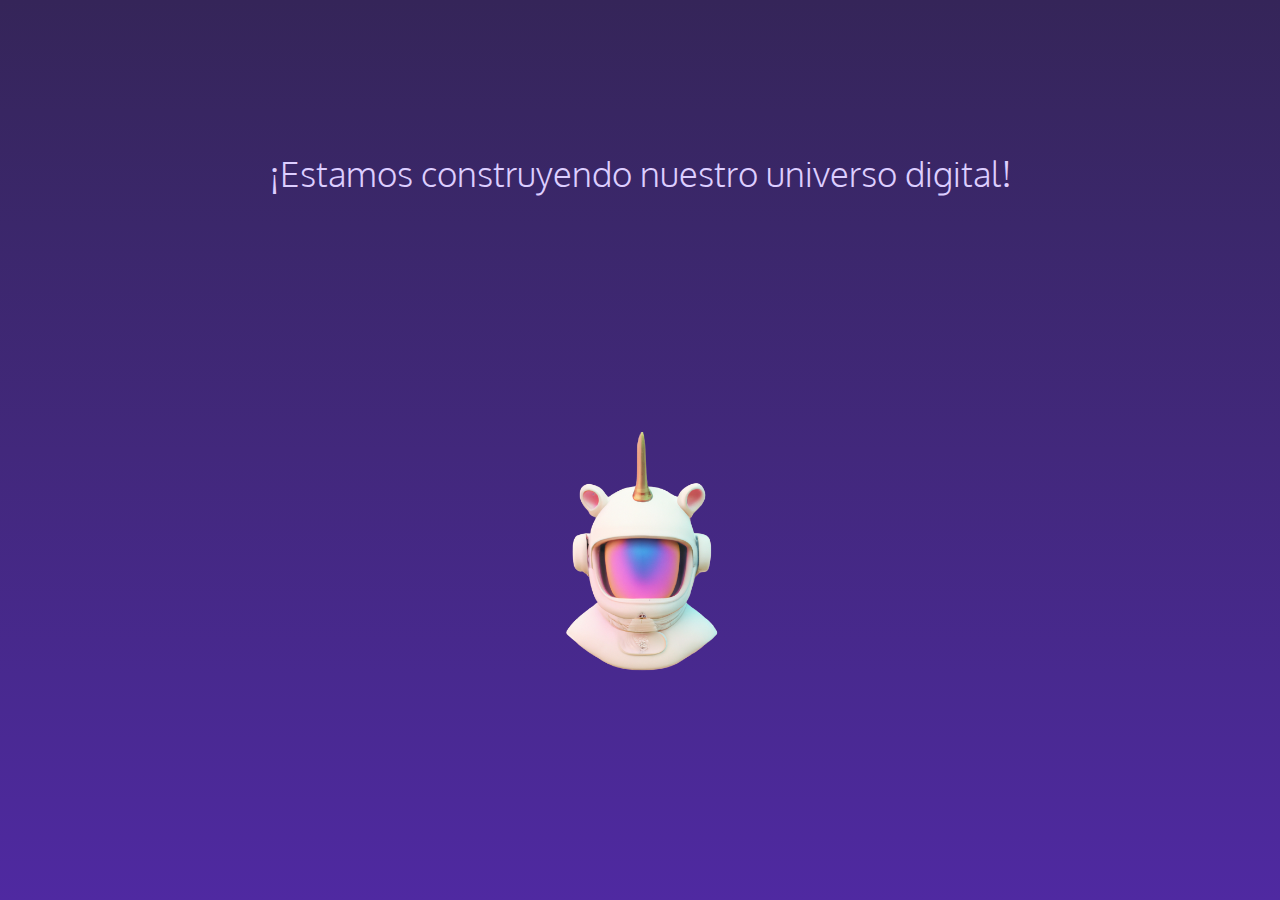
<file: construction.html>
<!DOCTYPE html>
<html lang="es">

<head>
    <meta charset="UTF-8">
    <meta http-equiv="X-UA-Compatible" content="IE=edge">
    <meta name="viewport" content="width=device-width, initial-scale=1.0">
    <meta name="robots" content="index"/>
    <meta http-equiv="cache-control" content="no-cache"/>
    <link rel="stylesheet" href="./styles/offline.css">
    <title>Artificial</title>
</head>

<body>
    <header>
    </header>
    <main>
        <div class="welcome">
            <p>¡Estamos construyendo nuestro universo digital!</p>
            <div class="sticker">
            </div>
        </div>
        
    </main>
    <footer>
    </footer>
</body>

</html>
</file>
<file: styles/offline.css>
@import url('https://fonts.googleapis.com/css2?family=Oxygen:wght@300;400;700&display=swap');

/*VAR*/
:root {
    --primary-color: #F94DAB;
    --secondary-color: #DDCEFF;
    --alternative-color: #5E32CF;
    --light-background: #4F29A1;
    --dark-background: #352559;
}

/*END VAR*/

/*GENERAL*/
* {
    padding: 0;
    margin: 0;
    box-sizing: border-box;
    font-family: 'Oxygen', sans-serif;
    font-weight: 300;
    color: var(--black);
}

ul {
    list-style: none;
}

a {
    text-decoration: none;
}

body {
    height: 100vh;
    background: #4f29a1;
    background-image: linear-gradient(to bottom, #352559, #3b276b, #42287c, #48298f, #4f29a1);
    background-image: -moz-linear-gradient(to bottom, #352559, #3b276b, #42287c, #48298f, #4f29a1);
    background-image: -webkit-linear-gradient(to bottom, #352559, #3b276b, #42287c, #48298f, #4f29a1);
   
}
/*END GENERAL*/

.welcome {
    display: flex;
    flex-direction: column;
    align-items: center;
    justify-content: space-around;
    height: 95vh;
    padding: 2rem;
}

.welcome p {
    text-align: center;
    font-size: 2.2rem;
    color: var(--secondary-color);
}
.sticker{
    height: 17rem;
    width: 20rem;
    background-image: url("../resources/offline_sticker.png");
    background-position: center;
    background-repeat: no-repeat;
    background-size: contain;
}
</file>
